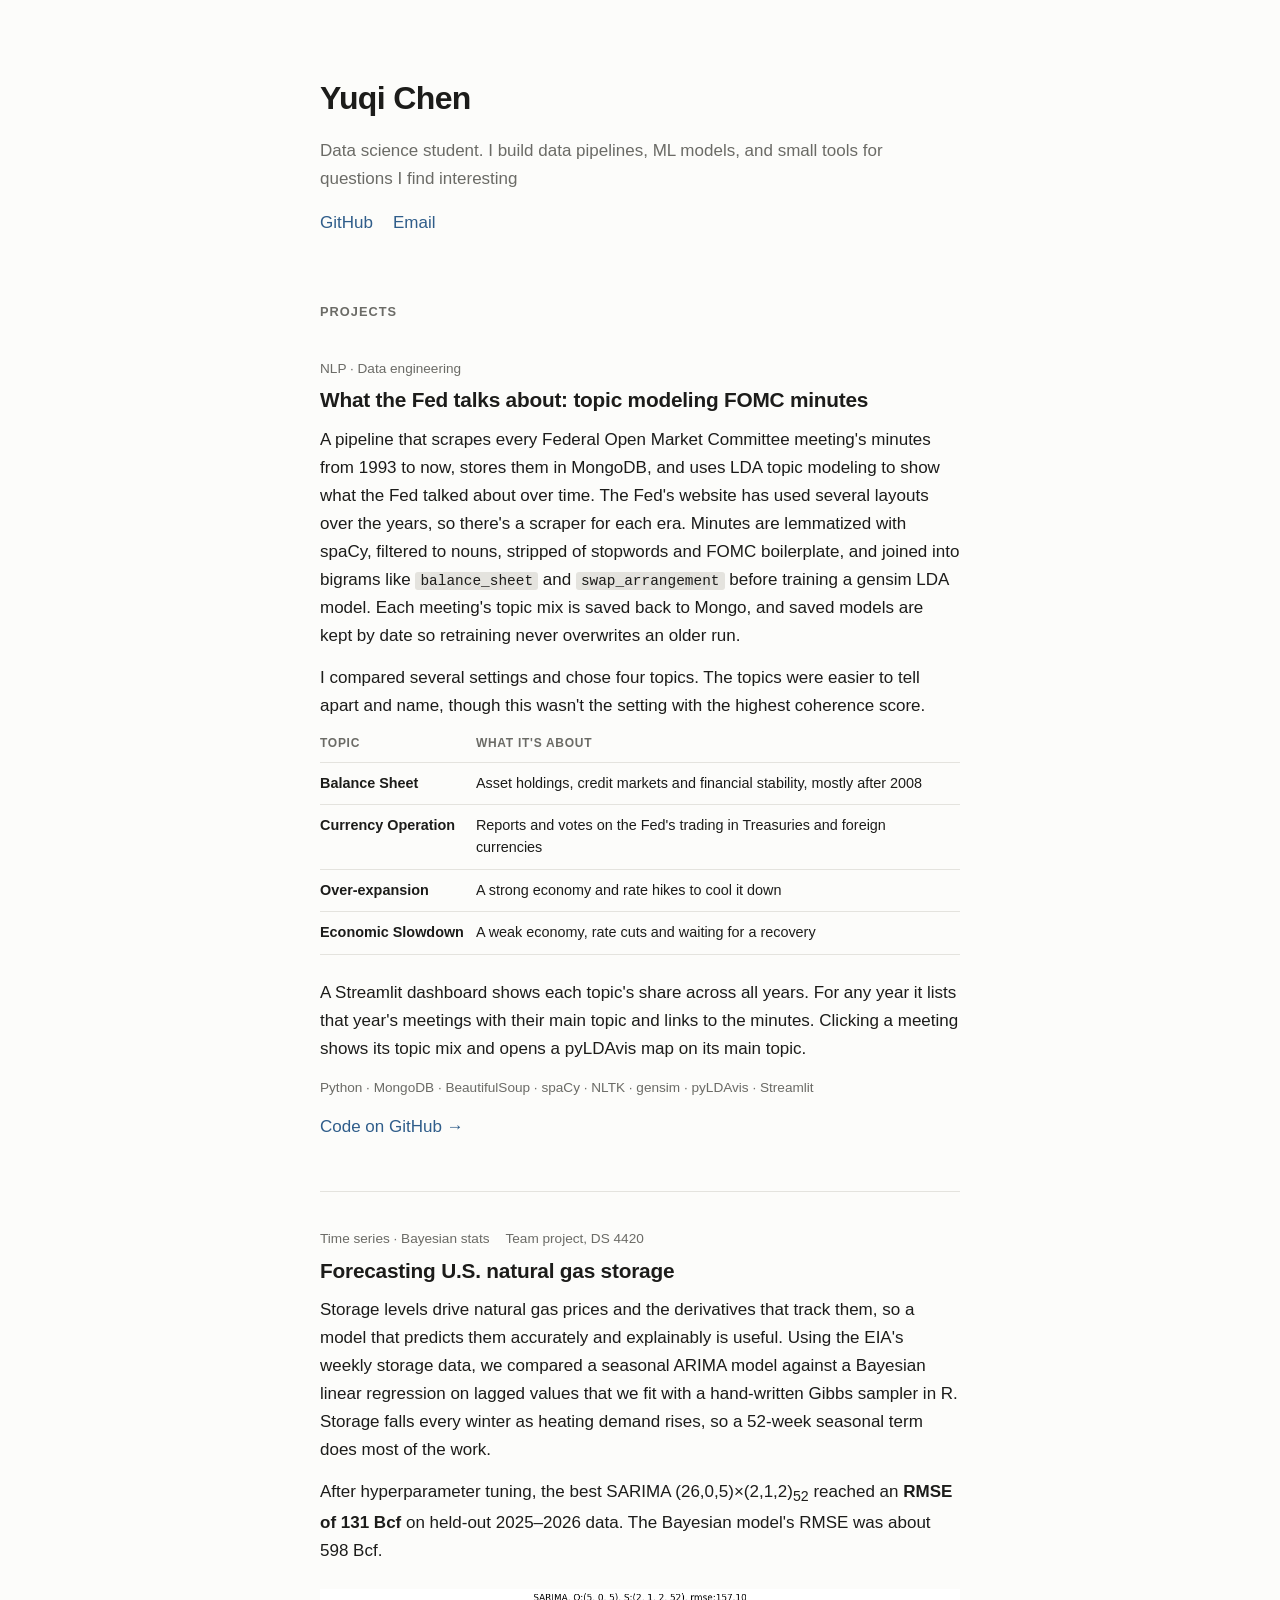
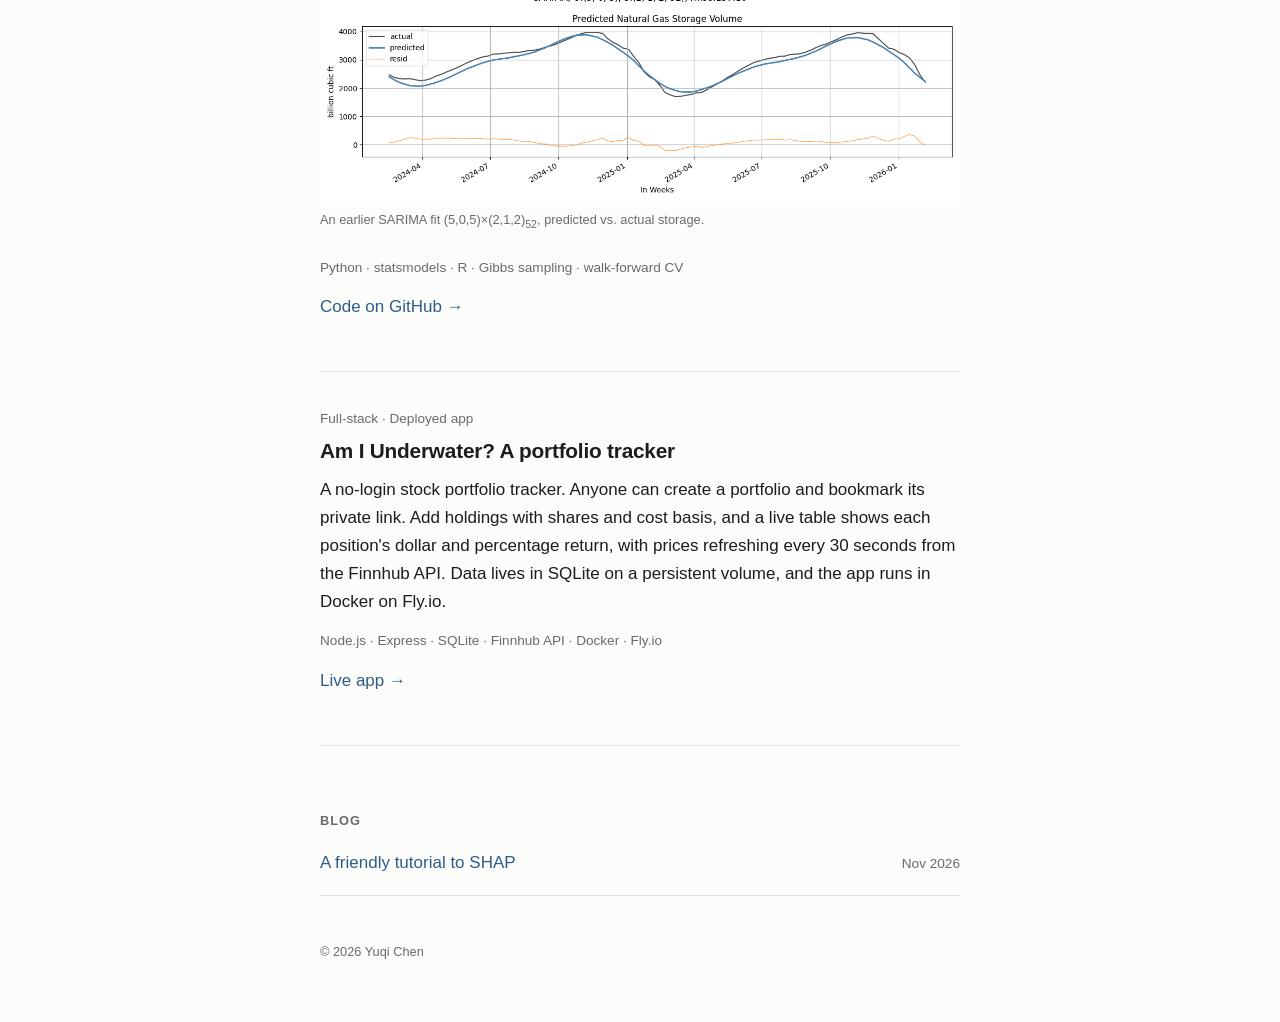
<file: index.html>
<!doctype html>
<html lang="en">
<head>
  <meta charset="utf-8">
  <meta name="viewport" content="width=device-width, initial-scale=1">
  <title>Yuqi Chen</title>
  <meta name="description" content="Data science projects by Yuqi Chen: topic modeling of Federal Reserve minutes, natural gas storage forecasting, and a live portfolio tracker.">
  <link rel="stylesheet" href="style.css">
</head>
<body>
  <main>
    <header class="intro">
      <h1>Yuqi Chen</h1>
      <p>Data science student. I build data pipelines, ML models, and small tools for questions I find interesting</p>
      <nav>
        <a href="https://github.com/YuqiChenS">GitHub</a>
        <a href="mailto:yuqichen998@gmail.com">Email</a>
      </nav>
    </header>

    <section aria-labelledby="projects-heading">
      <h2 id="projects-heading">Projects</h2>

      <!-- Project 1 -->
      <article class="project">
        <div class="meta">
          <span>NLP · Data engineering</span>
        </div>
        <h3>What the Fed talks about: topic modeling FOMC minutes</h3>
        <p>
          A pipeline that scrapes every Federal Open Market Committee meeting's minutes from 1993 to now,
          stores them in MongoDB, and uses LDA topic modeling to show what the Fed talked about over time.
          The Fed's website has used several layouts over the years, so there's a scraper for each era. Minutes are
          lemmatized with spaCy, filtered to nouns, stripped of stopwords and FOMC boilerplate, and joined into
          bigrams like <code>balance_sheet</code> and <code>swap_arrangement</code> before training a gensim LDA model.
          Each meeting's topic mix is saved back to Mongo, and saved models are kept by date so retraining
          never overwrites an older run.
        </p>
        <p>
          I compared several settings and chose four topics. The topics were easier to tell apart and name,
          though this wasn't the setting with the highest coherence score.
        </p>

        <table class="topics">
          <thead>
            <tr><th>Topic</th><th>What it's about</th></tr>
          </thead>
          <tbody>
            <tr><td>Balance Sheet</td><td>Asset holdings, credit markets and financial stability, mostly after 2008</td></tr>
            <tr><td>Currency Operation</td><td>Reports and votes on the Fed's trading in Treasuries and foreign currencies</td></tr>
            <tr><td>Over-expansion</td><td>A strong economy and rate hikes to cool it down</td></tr>
            <tr><td>Economic Slowdown</td><td>A weak economy, rate cuts and waiting for a recovery</td></tr>
          </tbody>
        </table>

        <p>
          A Streamlit dashboard shows each topic's share across all years. For any year it lists that year's
          meetings with their main topic and links to the minutes. Clicking a meeting shows its topic mix and opens
          a pyLDAvis map on its main topic.
        </p>

        <p class="stack">Python · MongoDB · BeautifulSoup · spaCy · NLTK · gensim · pyLDAvis · Streamlit</p>
        <p class="links"><a href="https://github.com/YuqiChenS/FOMC_Transcript_DB">Code on GitHub →</a></p>
      </article>

      <!-- Project 2 -->
      <article class="project">
        <div class="meta">
          <span>Time series · Bayesian stats</span>
          <span>Team project, DS 4420</span>
        </div>
        <h3>Forecasting U.S. natural gas storage</h3>
        <p>
          Storage levels drive natural gas prices and the derivatives that track them, so a model that
          predicts them accurately and explainably is useful. Using the EIA's weekly storage data, we
          compared a seasonal ARIMA model against a Bayesian linear regression on lagged values that we fit with a
          hand-written Gibbs sampler in R.
          Storage falls every winter as heating demand rises, so a 52-week seasonal term does most of the work.
        </p>
        <p>
          After hyperparameter tuning, the best SARIMA (26,0,5)×(2,1,2)<sub>52</sub> reached an
          <strong>RMSE of 131 Bcf</strong> on held-out 2025–2026 data. The Bayesian model's RMSE was about 598 Bcf.
        </p>

        <figure>
          <img src="assets/sarima-forecast.png" width="1200" height="400"
               alt="Line chart of actual versus SARIMA-predicted natural gas storage from early 2024 to early 2026; the predicted curve closely follows the seasonal peaks near 4,000 Bcf and troughs near 1,800 Bcf.">
          <figcaption>An earlier SARIMA fit (5,0,5)×(2,1,2)<sub>52</sub>, predicted vs. actual storage.</figcaption>
        </figure>

        <p class="stack">Python · statsmodels · R · Gibbs sampling · walk-forward CV</p>
        <p class="links"><a href="https://github.com/Christian-Limb/ds4420_final_project">Code on GitHub →</a></p>
      </article>

      <!-- Project 3 -->
      <article class="project">
        <div class="meta">
          <span>Full-stack · Deployed app</span>
        </div>
        <h3>Am I Underwater? A portfolio tracker</h3>
        <p>
          A no-login stock portfolio tracker. Anyone can create a portfolio and bookmark its private link.
          Add holdings with shares and cost basis, and a live table shows each position's dollar and
          percentage return, with prices refreshing every 30 seconds from the Finnhub API.
          Data lives in SQLite on a persistent volume, and the app runs in Docker on Fly.io.
        </p>
        <p class="stack">Node.js · Express · SQLite · Finnhub API · Docker · Fly.io</p>
        <p class="links"><a href="https://am-i-underwater.fly.dev">Live app →</a></p>
      </article>
    </section>

    <section aria-labelledby="blog-heading">
      <h2 id="blog-heading">Blog</h2>
      <ul class="posts">
        <li>
          <a href="blog/shap-tutorial.html">A friendly tutorial to SHAP</a>
          <time datetime="2026-11-06">Nov 2026</time>
        </li>
      </ul>
    </section>

    <footer>
      <p>© 2026 Yuqi Chen</p>
    </footer>
  </main>
</body>
</html>
</file>
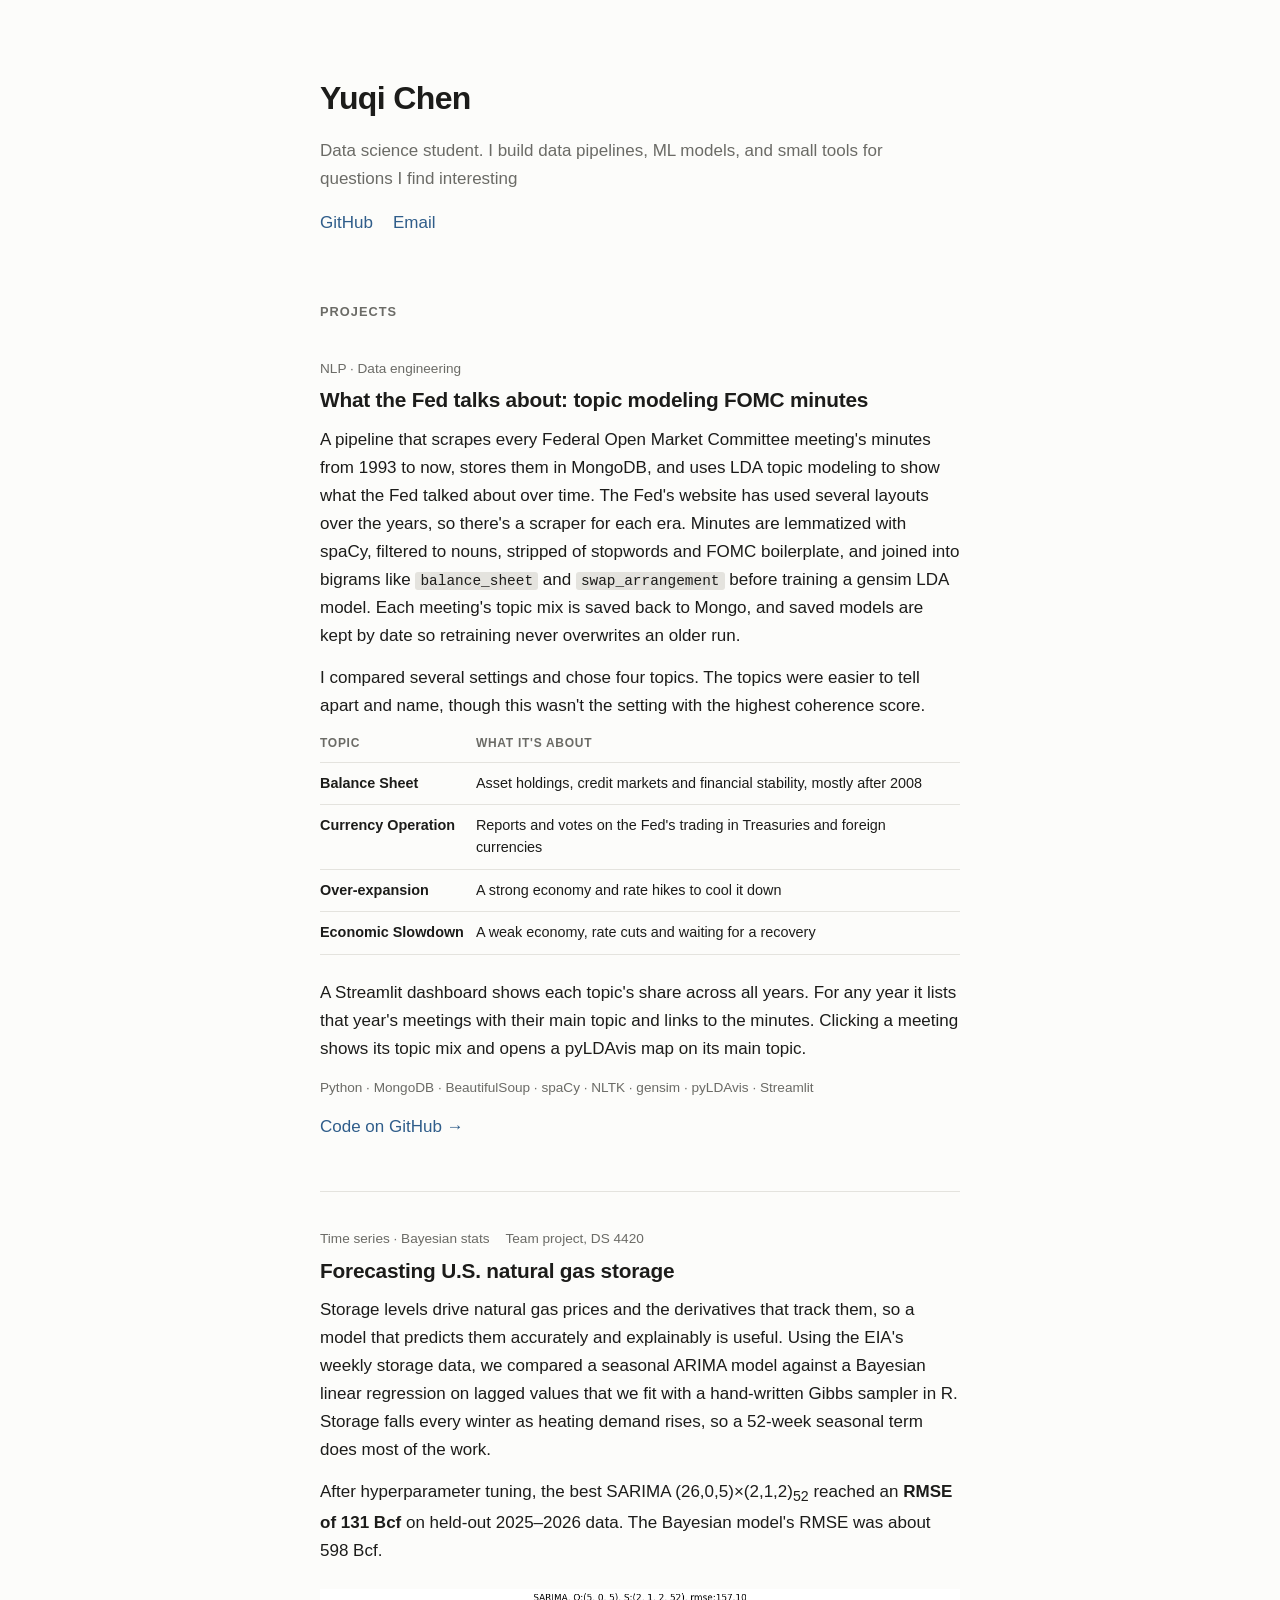
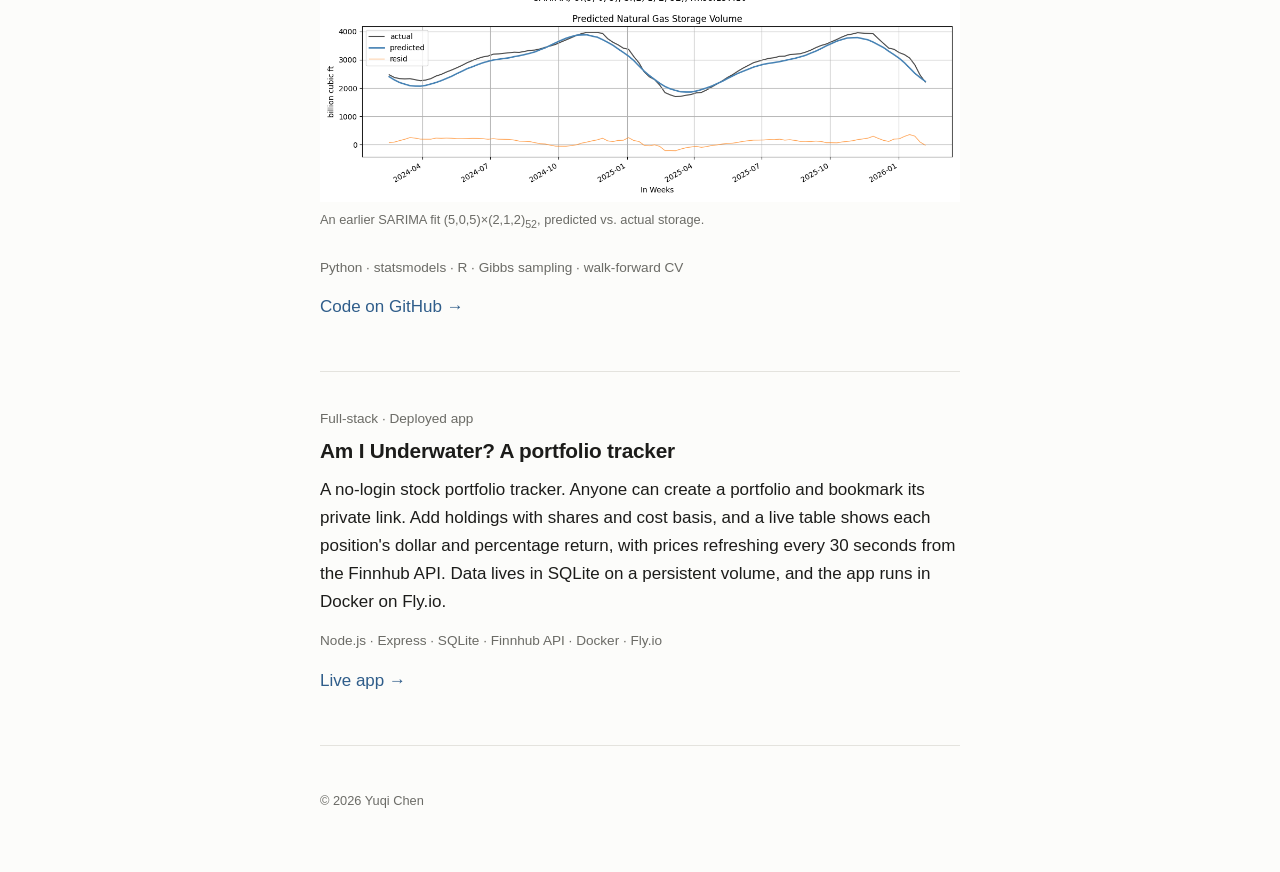
<file: index_1.html>
<!doctype html>
<html lang="en">
<head>
  <meta charset="utf-8">
  <meta name="viewport" content="width=device-width, initial-scale=1">
  <title>Yuqi Chen — Projects</title>
  <meta name="description" content="Data science projects by Yuqi Chen: topic modeling of Federal Reserve minutes, natural gas storage forecasting, and a live portfolio tracker.">
  <link rel="stylesheet" href="style.css">
</head>
<body>
  <main>
    <header class="intro">
      <h1>Yuqi Chen</h1>
      <p>Data science student. I build data pipelines, ML models, and small tools for questions I find interesting</p>
      <nav>
        <a href="https://github.com/YuqiChenS">GitHub</a>
        <a href="mailto:yuqichen998@gmail.com">Email</a>
      </nav>
    </header>

    <section aria-labelledby="projects-heading">
      <h2 id="projects-heading">Projects</h2>

      <!-- Project 1 -->
      <article class="project">
        <div class="meta">
          <span>NLP · Data engineering</span>
        </div>
        <h3>What the Fed talks about: topic modeling FOMC minutes</h3>
        <p>
          A pipeline that scrapes every Federal Open Market Committee meeting's minutes from 1993 to now,
          stores them in MongoDB, and uses LDA topic modeling to show what the Fed talked about over time.
          The Fed's website has used several layouts over the years, so there's a scraper for each era. Minutes are
          lemmatized with spaCy, filtered to nouns, stripped of stopwords and FOMC boilerplate, and joined into
          bigrams like <code>balance_sheet</code> and <code>swap_arrangement</code> before training a gensim LDA model.
          Each meeting's topic mix is saved back to Mongo, and saved models are kept by date so retraining
          never overwrites an older run.
        </p>
        <p>
          I compared several settings and chose four topics. The topics were easier to tell apart and name,
          though this wasn't the setting with the highest coherence score.
        </p>

        <table class="topics">
          <thead>
            <tr><th>Topic</th><th>What it's about</th></tr>
          </thead>
          <tbody>
            <tr><td>Balance Sheet</td><td>Asset holdings, credit markets and financial stability, mostly after 2008</td></tr>
            <tr><td>Currency Operation</td><td>Reports and votes on the Fed's trading in Treasuries and foreign currencies</td></tr>
            <tr><td>Over-expansion</td><td>A strong economy and rate hikes to cool it down</td></tr>
            <tr><td>Economic Slowdown</td><td>A weak economy, rate cuts and waiting for a recovery</td></tr>
          </tbody>
        </table>

        <p>
          A Streamlit dashboard shows each topic's share across all years. For any year it lists that year's
          meetings with their main topic and links to the minutes. Clicking a meeting shows its topic mix and opens
          a pyLDAvis map on its main topic.
        </p>

        <p class="stack">Python · MongoDB · BeautifulSoup · spaCy · NLTK · gensim · pyLDAvis · Streamlit</p>
        <p class="links"><a href="https://github.com/YuqiChenS/FOMC_Transcript_DB">Code on GitHub →</a></p>
      </article>

      <!-- Project 2 -->
      <article class="project">
        <div class="meta">
          <span>Time series · Bayesian stats</span>
          <span>Team project, DS 4420</span>
        </div>
        <h3>Forecasting U.S. natural gas storage</h3>
        <p>
          Storage levels drive natural gas prices and the derivatives that track them, so a model that
          predicts them accurately and explainably is useful. Using the EIA's weekly storage data, we
          compared a seasonal ARIMA model against a Bayesian linear regression on lagged values that we fit with a
          hand-written Gibbs sampler in R.
          Storage falls every winter as heating demand rises, so a 52-week seasonal term does most of the work.
        </p>
        <p>
          After hyperparameter tuning, the best SARIMA (26,0,5)×(2,1,2)<sub>52</sub> reached an
          <strong>RMSE of 131 Bcf</strong> on held-out 2025–2026 data. The Bayesian model's RMSE was about 598 Bcf.
        </p>

        <figure>
          <img src="assets/sarima-forecast.png" width="1200" height="400"
               alt="Line chart of actual versus SARIMA-predicted natural gas storage from early 2024 to early 2026; the predicted curve closely follows the seasonal peaks near 4,000 Bcf and troughs near 1,800 Bcf.">
          <figcaption>An earlier SARIMA fit (5,0,5)×(2,1,2)<sub>52</sub>, predicted vs. actual storage.</figcaption>
        </figure>

        <p class="stack">Python · statsmodels · R · Gibbs sampling · walk-forward CV</p>
        <p class="links"><a href="https://github.com/Christian-Limb/ds4420_final_project">Code on GitHub →</a></p>
      </article>

      <!-- Project 3 -->
      <article class="project">
        <div class="meta">
          <span>Full-stack · Deployed app</span>
        </div>
        <h3>Am I Underwater? A portfolio tracker</h3>
        <p>
          A no-login stock portfolio tracker. Anyone can create a portfolio and bookmark its private link.
          Add holdings with shares and cost basis, and a live table shows each position's dollar and
          percentage return, with prices refreshing every 30 seconds from the Finnhub API.
          Data lives in SQLite on a persistent volume, and the app runs in Docker on Fly.io.
        </p>
        <p class="stack">Node.js · Express · SQLite · Finnhub API · Docker · Fly.io</p>
        <p class="links"><a href="https://am-i-underwater.fly.dev">Live app →</a></p>
      </article>
    </section>

    <footer>
      <p>© 2026 Yuqi Chen</p>
    </footer>
  </main>
</body>
</html>
</file>
<file: style.css>
:root {
  --bg: #fcfcfa;
  --text: #1c1c1a;
  --muted: #6b6b66;
  --rule: #e4e3de;
  --accent: #2f5d8a;
}

@media (prefers-color-scheme: dark) {
  :root {
    --bg: #151514;
    --text: #e8e7e3;
    --muted: #9a9993;
    --rule: #2c2c2a;
    --accent: #8fb8e0;
  }
  figure img { filter: brightness(0.92); border-radius: 4px; }
}

* { box-sizing: border-box; }

html { -webkit-text-size-adjust: 100%; }

body {
  margin: 0;
  background: var(--bg);
  color: var(--text);
  font: 17px/1.65 -apple-system, BlinkMacSystemFont, "Segoe UI", Helvetica, Arial, sans-serif;
}

main {
  max-width: 680px;
  margin: 0 auto;
  padding: 72px 20px 48px;
}

a { color: var(--accent); text-decoration: none; }
a:hover { text-decoration: underline; text-underline-offset: 3px; }

h1 { font-size: 2rem; font-weight: 650; letter-spacing: -0.02em; margin: 0 0 12px; }
h2 {
  font-size: 0.8rem; font-weight: 600; text-transform: uppercase; letter-spacing: 0.08em;
  color: var(--muted); margin: 64px 0 0;
}
h3 { font-size: 1.3rem; font-weight: 620; letter-spacing: -0.01em; line-height: 1.3; margin: 6px 0 12px; }

.intro p { margin: 0 0 16px; color: var(--muted); max-width: 34em; }
.intro nav { display: flex; gap: 20px; }

.project { padding: 36px 0; border-bottom: 1px solid var(--rule); }
.project p { margin: 0 0 14px; }

.meta { display: flex; flex-wrap: wrap; gap: 4px 16px; font-size: 0.85rem; color: var(--muted); }

.stack { font-size: 0.85rem; color: var(--muted); }
.links { margin-top: 4px; font-weight: 500; }

figure { margin: 24px 0; }
figure img { width: 100%; height: auto; display: block; }
figcaption { font-size: 0.8rem; color: var(--muted); margin-top: 8px; line-height: 1.6; }

/* FOMC topics table */
.topics { width: 100%; border-collapse: collapse; margin: 8px 0 24px; font-size: 0.9rem; }
.topics th { text-align: left; font-weight: 600; font-size: 0.75rem; text-transform: uppercase; letter-spacing: 0.06em; color: var(--muted); padding: 0 12px 8px 0; border-bottom: 1px solid var(--rule); }
.topics td { padding: 10px 12px 10px 0; border-bottom: 1px solid var(--rule); vertical-align: top; line-height: 1.5; }
.topics td:first-child { font-weight: 600; white-space: nowrap; }
code { font: 0.85em ui-monospace, SFMono-Regular, Menlo, monospace; background: var(--rule); padding: 1px 5px; border-radius: 3px; }

footer { padding-top: 32px; font-size: 0.8rem; color: var(--muted); }

@media (max-width: 480px) {
  main { padding-top: 48px; }
  h1 { font-size: 1.7rem; }
}

/* Blog */
.posts { list-style: none; padding: 0; margin: 0; }
.posts li { display: flex; justify-content: space-between; align-items: baseline; gap: 16px; padding: 18px 0; border-bottom: 1px solid var(--rule); }
.posts time { font-size: 0.85rem; color: var(--muted); white-space: nowrap; }

.post .back { font-size: 0.85rem; color: var(--muted); }
.post h1 { margin-top: 28px; }
.post .date { font-size: 0.85rem; color: var(--muted); margin: 0 0 40px; }
.post p { margin: 0 0 18px; }
.post .katex-display { margin: 20px 0 26px; overflow-x: auto; overflow-y: hidden; }
.post .refs { margin-top: 48px; padding-top: 24px; border-top: 1px solid var(--rule); font-size: 0.85rem; color: var(--muted); }
.post .refs p { margin: 0; }
</file>
